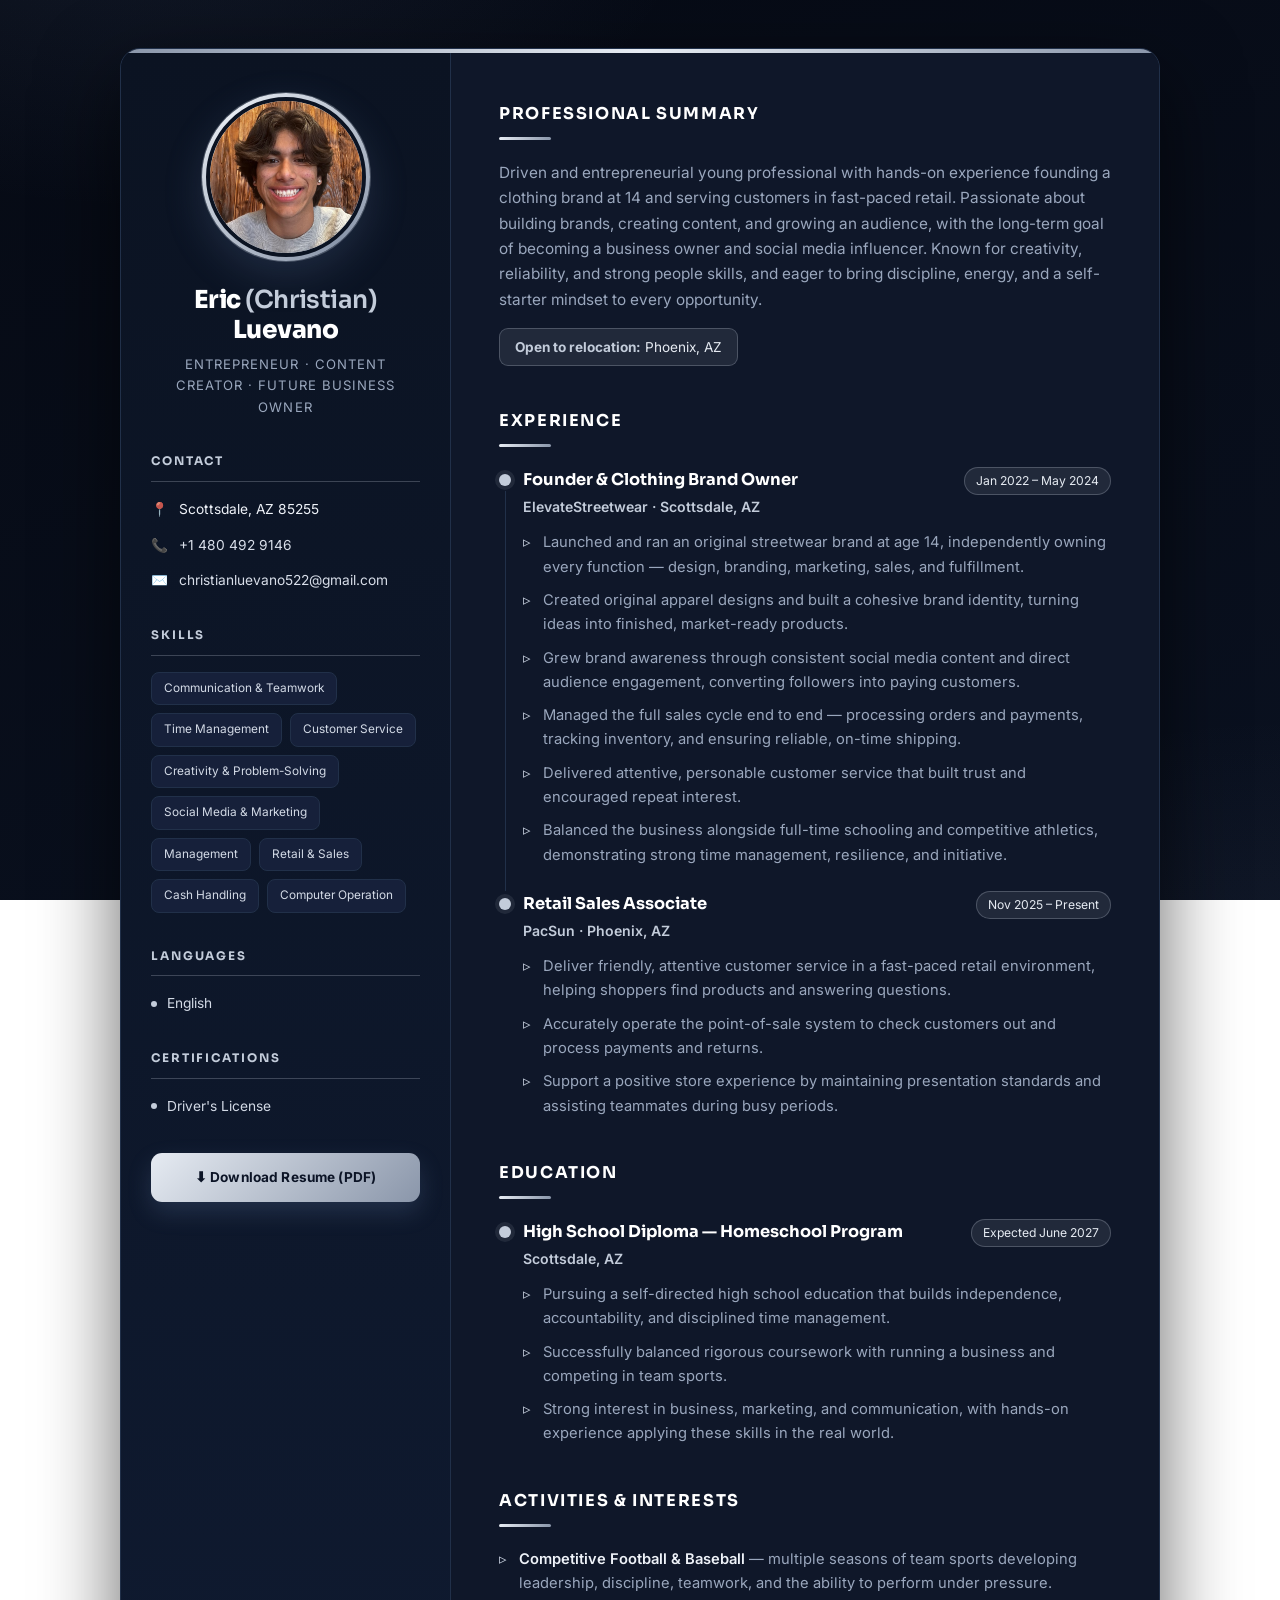
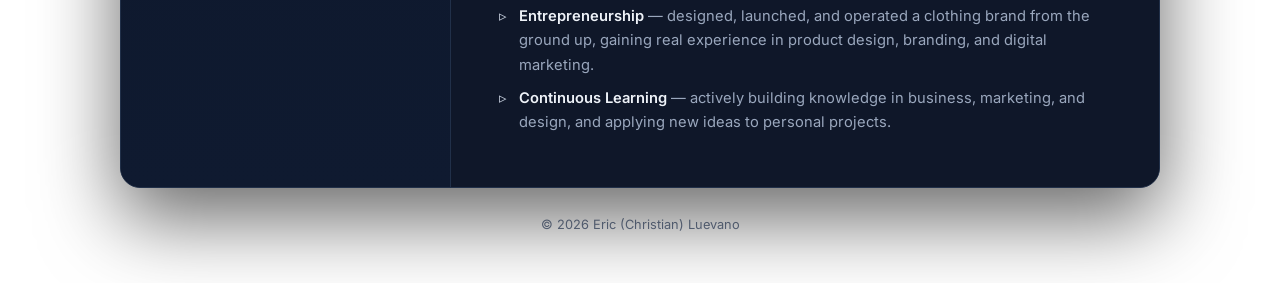
<file: index.html>
<!DOCTYPE html>
<html lang="en">
<head>
  <meta charset="UTF-8" />
  <meta name="viewport" content="width=device-width, initial-scale=1.0" />
  <title>Eric (Christian) Luevano — Resume</title>
  <meta name="description" content="Resume of Eric (Christian) Luevano — an entrepreneurial, motivated, and reliable young professional and founder of ElevateStreetwear." />
  <meta name="author" content="Eric (Christian) Luevano" />
  <meta name="theme-color" content="#0a1326" />
  <link rel="canonical" href="https://christianluevano522-bot.github.io/resume/" />

  <!-- Favicon: silver "EL" monogram on navy -->
  <link rel="icon" href="data:image/svg+xml,%3Csvg xmlns='http://www.w3.org/2000/svg' viewBox='0 0 64 64'%3E%3Crect width='64' height='64' rx='14' fill='%230f1a33'/%3E%3Ctext x='50%25' y='50%25' dy='.07em' text-anchor='middle' dominant-baseline='middle' font-family='Georgia,serif' font-weight='700' font-size='30' fill='%23d7dde7'%3EEL%3C/text%3E%3C/svg%3E" />

  <!-- Social share preview -->
  <meta property="og:type" content="profile" />
  <meta property="og:title" content="Eric (Christian) Luevano — Resume" />
  <meta property="og:description" content="Entrepreneurial, motivated, and reliable young professional. Founder of ElevateStreetwear." />
  <meta property="og:url" content="https://christianluevano522-bot.github.io/resume/" />
  <meta property="og:image" content="https://christianluevano522-bot.github.io/resume/assets/profile.jpg" />
  <meta name="twitter:card" content="summary" />
  <meta name="twitter:title" content="Eric (Christian) Luevano — Resume" />
  <meta name="twitter:description" content="Entrepreneurial, motivated, and reliable young professional. Founder of ElevateStreetwear." />
  <meta name="twitter:image" content="https://christianluevano522-bot.github.io/resume/assets/profile.jpg" />

  <link rel="preconnect" href="https://fonts.googleapis.com" />
  <link rel="preconnect" href="https://fonts.gstatic.com" crossorigin />
  <link href="https://fonts.googleapis.com/css2?family=Sora:wght@600;700;800&family=Inter:wght@400;500;600;700&display=swap" rel="stylesheet" />
  <link rel="stylesheet" href="styles.css" />
</head>
<body>
  <main class="page">
    <!-- Sidebar -->
    <aside class="sidebar">
      <div class="photo-wrap">
        <img src="assets/profile.jpg" alt="Eric (Christian) Luevano" class="photo" />
      </div>

      <h1 class="name">Eric <span>(Christian)</span> Luevano</h1>
      <p class="tagline">Entrepreneur · Content Creator · Future Business Owner</p>

      <section class="side-block">
        <h2 class="side-title">Contact</h2>
        <ul class="contact">
          <li>
            <span class="ico" aria-hidden="true">📍</span>
            <span>Scottsdale, AZ 85255</span>
          </li>
          <li>
            <span class="ico" aria-hidden="true">📞</span>
            <a href="tel:+14804929146">+1 480 492 9146</a>
          </li>
          <li>
            <span class="ico" aria-hidden="true">✉️</span>
            <a href="mailto:christianluevano522@gmail.com">christianluevano522@gmail.com</a>
          </li>
        </ul>
      </section>

      <section class="side-block">
        <h2 class="side-title">Skills</h2>
        <ul class="tags">
          <li>Communication &amp; Teamwork</li>
          <li>Time Management</li>
          <li>Customer Service</li>
          <li>Creativity &amp; Problem-Solving</li>
          <li>Social Media &amp; Marketing</li>
          <li>Management</li>
          <li>Retail &amp; Sales</li>
          <li>Cash Handling</li>
          <li>Computer Operation</li>
        </ul>
      </section>

      <section class="side-block">
        <h2 class="side-title">Languages</h2>
        <ul class="plain">
          <li>English</li>
        </ul>
      </section>

      <section class="side-block">
        <h2 class="side-title">Certifications</h2>
        <ul class="plain">
          <li>Driver's License</li>
        </ul>
      </section>

      <a class="download" href="assets/Eric_Luevano_Resume.pdf" download>
        ⬇ Download Resume (PDF)
      </a>
    </aside>

    <!-- Main content -->
    <div class="content">
      <section class="block">
        <h2 class="section-title">Professional Summary</h2>
        <p class="summary">
          Driven and entrepreneurial young professional with hands-on experience
          founding a clothing brand at 14 and serving customers in fast-paced retail.
          Passionate about building brands, creating content, and growing an audience,
          with the long-term goal of becoming a business owner and social media
          influencer. Known for creativity, reliability, and strong people skills,
          and eager to bring discipline, energy, and a self-starter mindset to every
          opportunity.
        </p>
        <p class="relocate"><strong>Open to relocation:</strong> Phoenix, AZ</p>
      </section>

      <section class="block">
        <h2 class="section-title">Experience</h2>

        <article class="job">
          <div class="job-head">
            <h3 class="job-title">Founder &amp; Clothing Brand Owner</h3>
            <span class="job-date">Jan 2022 – May 2024</span>
          </div>
          <p class="job-org">ElevateStreetwear · Scottsdale, AZ</p>
          <ul class="bullets">
            <li>Launched and ran an original streetwear brand at age 14, independently owning every function — design, branding, marketing, sales, and fulfillment.</li>
            <li>Created original apparel designs and built a cohesive brand identity, turning ideas into finished, market-ready products.</li>
            <li>Grew brand awareness through consistent social media content and direct audience engagement, converting followers into paying customers.</li>
            <li>Managed the full sales cycle end to end — processing orders and payments, tracking inventory, and ensuring reliable, on-time shipping.</li>
            <li>Delivered attentive, personable customer service that built trust and encouraged repeat interest.</li>
            <li>Balanced the business alongside full-time schooling and competitive athletics, demonstrating strong time management, resilience, and initiative.</li>
          </ul>
        </article>

        <article class="job">
          <div class="job-head">
            <h3 class="job-title">Retail Sales Associate</h3>
            <span class="job-date">Nov 2025 – Present</span>
          </div>
          <p class="job-org">PacSun · Phoenix, AZ</p>
          <ul class="bullets">
            <li>Deliver friendly, attentive customer service in a fast-paced retail environment, helping shoppers find products and answering questions.</li>
            <li>Accurately operate the point-of-sale system to check customers out and process payments and returns.</li>
            <li>Support a positive store experience by maintaining presentation standards and assisting teammates during busy periods.</li>
          </ul>
        </article>
      </section>

      <section class="block">
        <h2 class="section-title">Education</h2>
        <article class="job">
          <div class="job-head">
            <h3 class="job-title">High School Diploma — Homeschool Program</h3>
            <span class="job-date">Expected June 2027</span>
          </div>
          <p class="job-org">Scottsdale, AZ</p>
          <ul class="bullets">
            <li>Pursuing a self-directed high school education that builds independence, accountability, and disciplined time management.</li>
            <li>Successfully balanced rigorous coursework with running a business and competing in team sports.</li>
            <li>Strong interest in business, marketing, and communication, with hands-on experience applying these skills in the real world.</li>
          </ul>
        </article>
      </section>

      <section class="block">
        <h2 class="section-title">Activities &amp; Interests</h2>
        <ul class="bullets">
          <li><strong>Competitive Football &amp; Baseball</strong> — multiple seasons of team sports developing leadership, discipline, teamwork, and the ability to perform under pressure.</li>
          <li><strong>Entrepreneurship</strong> — designed, launched, and operated a clothing brand from the ground up, gaining real experience in product design, branding, and digital marketing.</li>
          <li><strong>Continuous Learning</strong> — actively building knowledge in business, marketing, and design, and applying new ideas to personal projects.</li>
        </ul>
      </section>
    </div>
  </main>

  <footer class="footer">
    <p>© <span id="year"></span> Eric (Christian) Luevano</p>
  </footer>

  <script>
    document.getElementById('year').textContent = new Date().getFullYear();
  </script>
</body>
</html>
</file>
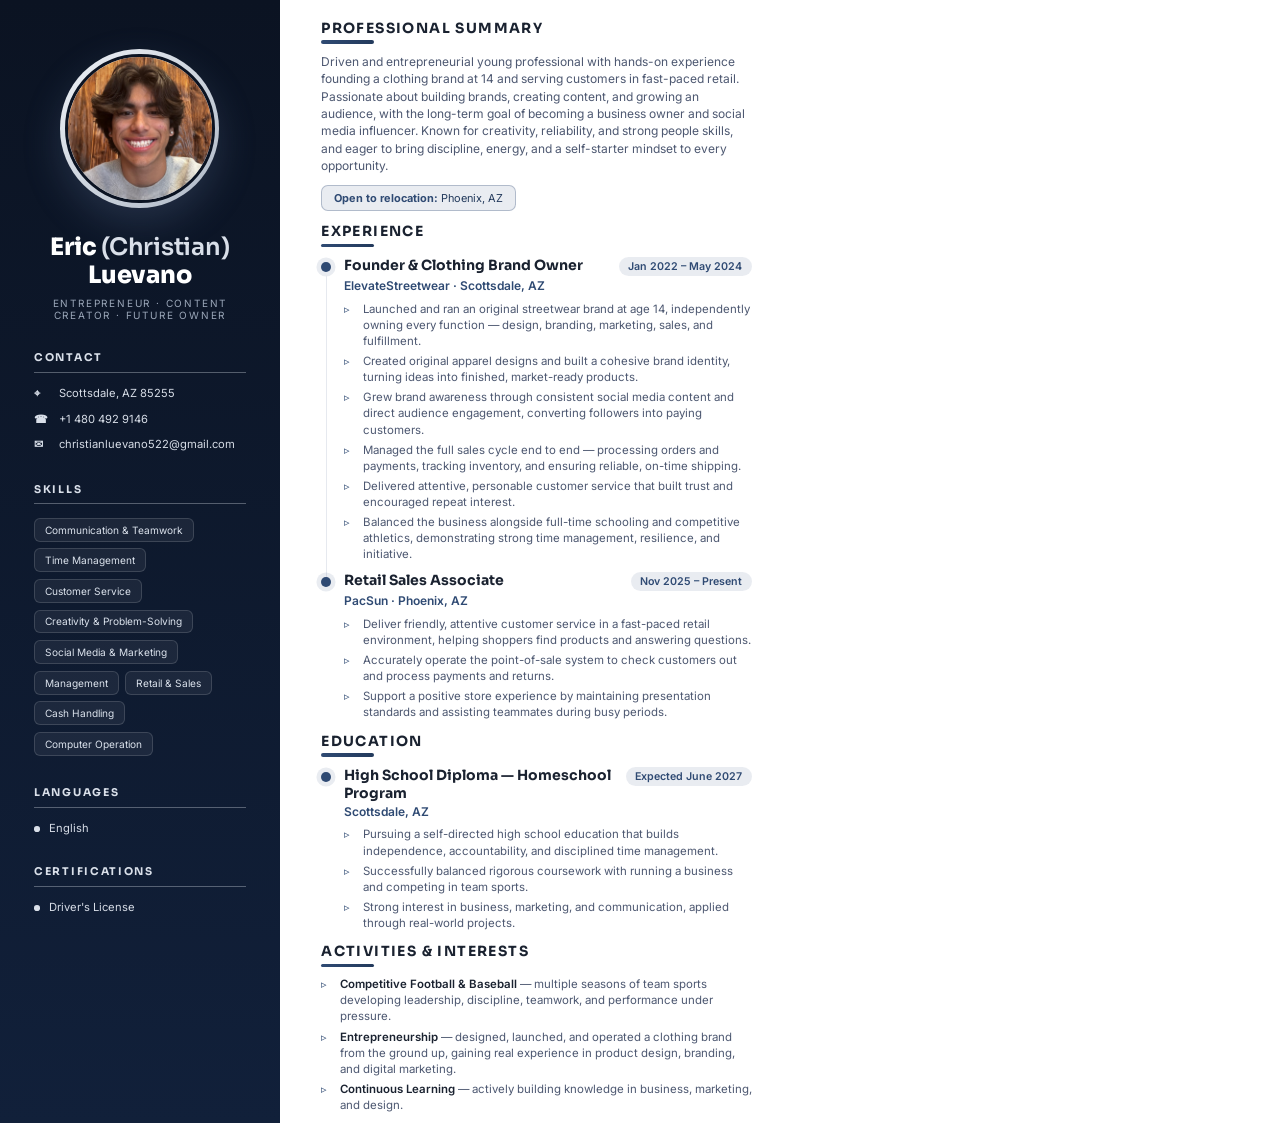
<file: resume-print.html>
<!DOCTYPE html>
<html lang="en">
<head>
<meta charset="UTF-8" />
<title>Eric (Christian) Luevano — Resume</title>
<link rel="preconnect" href="https://fonts.googleapis.com" />
<link rel="preconnect" href="https://fonts.gstatic.com" crossorigin />
<link href="https://fonts.googleapis.com/css2?family=Sora:wght@600;700;800&family=Inter:wght@400;500;600;700&display=swap" rel="stylesheet" />
<style>
  @page { size: A4; margin: 0; }

  :root {
    --ink: #1a2230;
    --muted: #4d5871;
    --dim: #7a8597;
    --sidebar: #0b1322;
    --sidebar-2: #11203a;
    /* Navy accent for elements on the white main column */
    --accent: #2f4a73;
    --accent-deep: #233a5c;
    /* Silver accent for elements on the navy sidebar */
    --silver: #d9dfe9;
    --accent-soft: rgba(47, 74, 115, 0.10);
    --line: #e6e9ef;
    --white: #ffffff;
    --cream: #f7f8fa;
  }

  * { margin: 0; padding: 0; box-sizing: border-box; -webkit-print-color-adjust: exact; print-color-adjust: exact; }

  html, body { width: 210mm; height: 297mm; overflow: hidden; }

  body {
    font-family: 'Inter', sans-serif;
    color: var(--ink);
    -webkit-font-smoothing: antialiased;
    display: grid;
    grid-template-columns: 74mm 1fr;
    background: var(--white);
  }

  h1, h2, h3, .name, .sec-title, .side-title, .job-title { font-family: 'Sora', sans-serif; }

  /* ---------------- Sidebar ---------------- */
  .sidebar {
    background: linear-gradient(180deg, var(--sidebar) 0%, var(--sidebar-2) 100%);
    color: #e9edf3;
    padding: 13mm 9mm;
  }

  .photo-wrap {
    width: 42mm; height: 42mm;
    margin: 0 auto 7mm;
    border-radius: 50%;
    padding: 1.2mm;
    background: linear-gradient(135deg, #eef1f6, #aeb8c6);
    box-shadow: 0 4mm 10mm rgba(120,140,180,0.22);
  }
  .photo { width: 100%; height: 100%; border-radius: 50%; object-fit: cover; display: block; border: 1mm solid var(--sidebar); }

  .name { font-size: 18pt; font-weight: 800; line-height: 1.15; color: #fff; text-align: center; letter-spacing: -0.01em; }
  .name span { color: var(--silver); font-weight: 600; }
  .tagline { text-align: center; color: #9aa6b8; font-size: 7.5pt; letter-spacing: 0.18em; text-transform: uppercase; margin-top: 2mm; }

  .side-block { margin-top: 8mm; }
  .side-title {
    font-size: 8pt; text-transform: uppercase; letter-spacing: 0.16em;
    color: var(--silver); font-weight: 700;
    padding-bottom: 2mm; margin-bottom: 3.5mm;
    border-bottom: 0.3mm solid rgba(217,223,233,0.35);
  }

  .contact { list-style: none; display: flex; flex-direction: column; gap: 2.6mm; }
  .contact li { display: flex; gap: 2.5mm; align-items: flex-start; font-size: 8.4pt; color: #d6dce6; line-height: 1.4; }
  .contact .ico { color: var(--silver); flex-shrink: 0; font-weight: 700; width: 4mm; }
  .contact a { color: #d6dce6; text-decoration: none; word-break: break-word; }

  .tags { list-style: none; display: flex; flex-wrap: wrap; gap: 1.8mm; }
  .tags li {
    background: rgba(255,255,255,0.06);
    border: 0.25mm solid rgba(255,255,255,0.14);
    color: #dbe2ec; font-size: 7.6pt; padding: 1.3mm 2.6mm; border-radius: 1.6mm;
  }

  .plain { list-style: none; display: flex; flex-direction: column; gap: 2mm; }
  .plain li { font-size: 8.4pt; color: #d6dce6; padding-left: 4mm; position: relative; }
  .plain li::before { content: ''; position: absolute; left: 0; top: 1.5mm; width: 1.5mm; height: 1.5mm; border-radius: 50%; background: var(--silver); }

  /* ---------------- Main ---------------- */
  .main { padding: 5mm 11mm 3mm; background: var(--white); }

  .block { margin-bottom: 3mm; }
  .block:last-child { margin-bottom: 0; }

  .sec-title {
    font-size: 10.5pt; font-weight: 700; text-transform: uppercase; letter-spacing: 0.1em;
    color: var(--ink); position: relative; padding-bottom: 1.8mm; margin-bottom: 2.4mm;
  }
  .sec-title::after { content: ''; position: absolute; left: 0; bottom: 0; width: 14mm; height: 0.9mm; background: linear-gradient(90deg, var(--accent), var(--accent-deep)); border-radius: 1mm; }

  .summary { color: var(--muted); font-size: 9pt; line-height: 1.45; }
  .relocate {
    display: inline-block; margin-top: 2.8mm; font-size: 8.2pt; color: var(--accent-deep);
    background: var(--accent-soft); border: 0.3mm solid rgba(47, 74, 115, 0.30);
    padding: 1.3mm 3.2mm; border-radius: 1.8mm;
  }
  .relocate strong { color: var(--accent); }

  .job { position: relative; padding-left: 6mm; margin-bottom: 2.3mm; }
  .job:last-child { margin-bottom: 0; }
  .job::before { content: ''; position: absolute; left: 0; top: 1.6mm; width: 2.6mm; height: 2.6mm; border-radius: 50%; background: var(--accent); box-shadow: 0 0 0 1.2mm var(--accent-soft); }
  .job::after { content: ''; position: absolute; left: 1.2mm; top: 5mm; bottom: -5mm; width: 0.25mm; background: var(--line); }
  .job:last-child::after { display: none; }

  .job-head { display: flex; justify-content: space-between; align-items: baseline; gap: 3mm; }
  .job-title { font-size: 10.5pt; font-weight: 700; color: var(--ink); }
  .job-date { font-size: 8pt; color: var(--accent); background: var(--accent-soft); padding: 0.8mm 2.6mm; border-radius: 3mm; white-space: nowrap; font-weight: 600; }
  .job-org { color: var(--accent); font-size: 9pt; font-weight: 600; margin: 0.6mm 0 2mm; }

  .bullets { list-style: none; display: flex; flex-direction: column; gap: 1.1mm; }
  .bullets li { position: relative; padding-left: 5mm; font-size: 8.6pt; color: var(--muted); line-height: 1.4; }
  .bullets li::before { content: '▹'; position: absolute; left: 0; color: var(--accent); }
  .bullets strong { color: var(--ink); font-weight: 600; }

  .foot { margin-top: 2mm; font-size: 7.5pt; color: var(--dim); }
</style>
</head>
<body>
  <aside class="sidebar">
    <div class="photo-wrap"><img class="photo" src="assets/profile.jpg" alt="Eric Luevano" /></div>
    <div class="name">Eric <span>(Christian)</span> Luevano</div>
    <div class="tagline">Entrepreneur · Content Creator · Future Owner</div>

    <div class="side-block">
      <div class="side-title">Contact</div>
      <ul class="contact">
        <li><span class="ico">⌖</span><span>Scottsdale, AZ 85255</span></li>
        <li><span class="ico">☎</span><span>+1 480 492 9146</span></li>
        <li><span class="ico">✉</span><a href="mailto:christianluevano522@gmail.com">christianluevano522@gmail.com</a></li>
      </ul>
    </div>

    <div class="side-block">
      <div class="side-title">Skills</div>
      <ul class="tags">
        <li>Communication &amp; Teamwork</li>
        <li>Time Management</li>
        <li>Customer Service</li>
        <li>Creativity &amp; Problem-Solving</li>
        <li>Social Media &amp; Marketing</li>
        <li>Management</li>
        <li>Retail &amp; Sales</li>
        <li>Cash Handling</li>
        <li>Computer Operation</li>
      </ul>
    </div>

    <div class="side-block">
      <div class="side-title">Languages</div>
      <ul class="plain"><li>English</li></ul>
    </div>

    <div class="side-block">
      <div class="side-title">Certifications</div>
      <ul class="plain">
        <li>Driver's License</li>
      </ul>
    </div>
  </aside>

  <main class="main">
    <section class="block">
      <h2 class="sec-title">Professional Summary</h2>
      <p class="summary">
        Driven and entrepreneurial young professional with hands-on experience founding a
        clothing brand at 14 and serving customers in fast-paced retail. Passionate about
        building brands, creating content, and growing an audience, with the long-term goal
        of becoming a business owner and social media influencer. Known for creativity,
        reliability, and strong people skills, and eager to bring discipline, energy, and a
        self-starter mindset to every opportunity.
      </p>
      <span class="relocate"><strong>Open to relocation:</strong> Phoenix, AZ</span>
    </section>

    <section class="block">
      <h2 class="sec-title">Experience</h2>
      <article class="job">
        <div class="job-head">
          <span class="job-title">Founder &amp; Clothing Brand Owner</span>
          <span class="job-date">Jan 2022 – May 2024</span>
        </div>
        <div class="job-org">ElevateStreetwear · Scottsdale, AZ</div>
        <ul class="bullets">
          <li>Launched and ran an original streetwear brand at age 14, independently owning every function — design, branding, marketing, sales, and fulfillment.</li>
          <li>Created original apparel designs and built a cohesive brand identity, turning ideas into finished, market-ready products.</li>
          <li>Grew brand awareness through consistent social media content and direct audience engagement, converting followers into paying customers.</li>
          <li>Managed the full sales cycle end to end — processing orders and payments, tracking inventory, and ensuring reliable, on-time shipping.</li>
          <li>Delivered attentive, personable customer service that built trust and encouraged repeat interest.</li>
          <li>Balanced the business alongside full-time schooling and competitive athletics, demonstrating strong time management, resilience, and initiative.</li>
        </ul>
      </article>
      <article class="job">
        <div class="job-head">
          <span class="job-title">Retail Sales Associate</span>
          <span class="job-date">Nov 2025 – Present</span>
        </div>
        <div class="job-org">PacSun · Phoenix, AZ</div>
        <ul class="bullets">
          <li>Deliver friendly, attentive customer service in a fast-paced retail environment, helping shoppers find products and answering questions.</li>
          <li>Accurately operate the point-of-sale system to check customers out and process payments and returns.</li>
          <li>Support a positive store experience by maintaining presentation standards and assisting teammates during busy periods.</li>
        </ul>
      </article>
    </section>

    <section class="block">
      <h2 class="sec-title">Education</h2>
      <article class="job">
        <div class="job-head">
          <span class="job-title">High School Diploma — Homeschool Program</span>
          <span class="job-date">Expected June 2027</span>
        </div>
        <div class="job-org">Scottsdale, AZ</div>
        <ul class="bullets">
          <li>Pursuing a self-directed high school education that builds independence, accountability, and disciplined time management.</li>
          <li>Successfully balanced rigorous coursework with running a business and competing in team sports.</li>
          <li>Strong interest in business, marketing, and communication, applied through real-world projects.</li>
        </ul>
      </article>
    </section>

    <section class="block">
      <h2 class="sec-title">Activities &amp; Interests</h2>
      <ul class="bullets">
        <li><strong>Competitive Football &amp; Baseball</strong> — multiple seasons of team sports developing leadership, discipline, teamwork, and performance under pressure.</li>
        <li><strong>Entrepreneurship</strong> — designed, launched, and operated a clothing brand from the ground up, gaining real experience in product design, branding, and digital marketing.</li>
        <li><strong>Continuous Learning</strong> — actively building knowledge in business, marketing, and design.</li>
      </ul>
    </section>
  </main>
</body>
</html>
</file>
<file: styles.css>
:root {
  /* Corporate navy & silver palette */
  --bg: #060a14;
  --bg-2: #0a1120;
  --card: #0f1729;
  --card-2: #16203a;
  --sidebar: #0b1322;
  --sidebar-2: #0f1a30;
  --line: #213049;
  --line-soft: #1a2740;

  --text: #eef2f8;
  --muted: #9aa7bd;
  --dim: #6c7a93;

  /* Brushed-silver accent — clean and corporate on navy */
  --accent: #c3ccda;
  --accent-2: #e6ebf2;
  --accent-deep: #8a96aa;
  --accent-soft: rgba(195, 204, 218, 0.10);
  --accent-line: rgba(195, 204, 218, 0.26);

  --radius: 20px;
  --shadow: 0 30px 80px rgba(0, 0, 0, 0.6);
}

* { box-sizing: border-box; margin: 0; padding: 0; }
html { scroll-behavior: smooth; }

body {
  font-family: 'Inter', -apple-system, BlinkMacSystemFont, 'Segoe UI', sans-serif;
  color: var(--text);
  line-height: 1.65;
  -webkit-font-smoothing: antialiased;
  text-rendering: optimizeLegibility;
  padding: 48px 20px;
  min-height: 100vh;
  background:
    radial-gradient(900px 500px at 12% -10%, rgba(120, 150, 200, 0.10), transparent 60%),
    radial-gradient(800px 500px at 100% 110%, rgba(150, 165, 195, 0.06), transparent 55%),
    linear-gradient(160deg, var(--bg) 0%, var(--bg-2) 100%);
  background-attachment: fixed;
}

.page {
  position: relative;
  max-width: 1040px;
  margin: 0 auto;
  display: grid;
  grid-template-columns: 330px 1fr;
  background: var(--card);
  border: 1px solid var(--line);
  border-radius: var(--radius);
  overflow: hidden;
  box-shadow: var(--shadow);
}

/* Refined gold accent bar across the top of the card */
.page::before {
  content: '';
  position: absolute;
  top: 0; left: 0; right: 0;
  height: 4px;
  background: linear-gradient(90deg, var(--accent-deep), var(--accent-2), var(--accent-deep));
  z-index: 2;
}

/* Subtle, professional entrance animation */
@keyframes rise {
  from { opacity: 0; transform: translateY(14px); }
  to   { opacity: 1; transform: translateY(0); }
}
.sidebar, .content > .block {
  animation: rise 0.6s cubic-bezier(0.22, 1, 0.36, 1) both;
}
.content > .block:nth-child(1) { animation-delay: 0.05s; }
.content > .block:nth-child(2) { animation-delay: 0.13s; }
.content > .block:nth-child(3) { animation-delay: 0.21s; }
.content > .block:nth-child(4) { animation-delay: 0.29s; }

@media (prefers-reduced-motion: reduce) {
  .sidebar, .content > .block { animation: none; }
}

/* Keyboard accessibility */
a:focus-visible, .download:focus-visible {
  outline: 2px solid var(--accent-2);
  outline-offset: 3px;
  border-radius: 4px;
}

h1, h2, h3, .name, .section-title, .side-title, .job-title {
  font-family: 'Sora', 'Inter', sans-serif;
}

/* ---------- Sidebar ---------- */
.sidebar {
  background:
    linear-gradient(180deg, var(--sidebar) 0%, var(--sidebar-2) 100%);
  border-right: 1px solid var(--line);
  padding: 44px 30px;
  text-align: center;
}

.photo-wrap {
  width: 168px;
  height: 168px;
  margin: 0 auto 24px;
  border-radius: 50%;
  padding: 4px;
  background: conic-gradient(from 140deg, var(--accent-deep), var(--accent-2), var(--accent-deep));
  box-shadow: 0 0 0 1px rgba(195,204,218,0.30), 0 14px 40px rgba(120, 150, 200, 0.18);
}

.photo {
  width: 100%;
  height: 100%;
  object-fit: cover;
  border-radius: 50%;
  display: block;
  border: 4px solid var(--sidebar);
}

.name {
  font-size: 1.55rem;
  font-weight: 800;
  letter-spacing: -0.02em;
  line-height: 1.22;
  color: #fff;
}
.name span { font-weight: 600; color: var(--accent); }

.tagline {
  color: var(--muted);
  font-size: 0.82rem;
  margin-top: 8px;
  letter-spacing: 0.08em;
  text-transform: uppercase;
}

.side-block { margin-top: 34px; text-align: left; }

.side-title {
  font-size: 0.74rem;
  text-transform: uppercase;
  letter-spacing: 0.16em;
  color: var(--accent);
  font-weight: 700;
  margin-bottom: 16px;
  padding-bottom: 9px;
  border-bottom: 1px solid var(--accent-line);
}

.contact { list-style: none; display: flex; flex-direction: column; gap: 13px; }
.contact li { display: flex; gap: 11px; align-items: flex-start; font-size: 0.86rem; }
.contact .ico { flex-shrink: 0; filter: saturate(0.6) brightness(1.05); }
.contact a, .contact span { color: var(--text); text-decoration: none; word-break: break-word; }
.contact a { color: #d8dee9; }
.contact a:hover { color: var(--accent); }

.tags { list-style: none; display: flex; flex-wrap: wrap; gap: 8px; }
.tags li {
  background: var(--card-2);
  border: 1px solid var(--line);
  color: #d3dae6;
  font-size: 0.74rem;
  padding: 6px 12px;
  border-radius: 8px;
  transition: border-color 0.18s ease, color 0.18s ease;
}
.tags li:hover { border-color: var(--accent-line); color: var(--accent-2); }

.plain { list-style: none; display: flex; flex-direction: column; gap: 9px; }
.plain li {
  font-size: 0.86rem;
  color: #d3dae6;
  padding-left: 16px;
  position: relative;
}
.plain li::before {
  content: '';
  position: absolute;
  left: 0; top: 0.62em;
  width: 6px; height: 6px;
  border-radius: 50%;
  background: var(--accent);
}

.download {
  display: flex;
  align-items: center;
  justify-content: center;
  gap: 8px;
  margin-top: 36px;
  background: linear-gradient(135deg, var(--accent-2), var(--accent-deep));
  color: #0c1426;
  text-decoration: none;
  font-weight: 700;
  font-size: 0.85rem;
  letter-spacing: 0.01em;
  padding: 13px;
  border-radius: 11px;
  transition: transform 0.16s ease, box-shadow 0.16s ease;
  box-shadow: 0 10px 24px rgba(120, 150, 200, 0.20);
}
.download:hover { transform: translateY(-2px); box-shadow: 0 14px 30px rgba(120, 150, 200, 0.32); }

/* ---------- Content ---------- */
.content { padding: 52px 48px; background: var(--card); }

.block { margin-bottom: 42px; }
.block:last-child { margin-bottom: 0; }

.section-title {
  font-size: 1.02rem;
  font-weight: 700;
  text-transform: uppercase;
  letter-spacing: 0.1em;
  color: #fff;
  position: relative;
  padding-bottom: 12px;
  margin-bottom: 20px;
}
.section-title::after {
  content: '';
  position: absolute;
  left: 0; bottom: 0;
  width: 52px; height: 3px;
  background: linear-gradient(90deg, var(--accent-2), var(--accent-deep));
  border-radius: 3px;
}

.summary { color: var(--muted); font-size: 0.96rem; }

.relocate {
  margin-top: 16px;
  font-size: 0.85rem;
  color: var(--accent-2);
  background: var(--accent-soft);
  border: 1px solid var(--accent-line);
  display: inline-block;
  padding: 7px 15px;
  border-radius: 9px;
}
.relocate strong { color: var(--accent); }

.job { position: relative; padding-left: 24px; margin-bottom: 24px; }
.job:last-child { margin-bottom: 0; }
.job::before {
  content: '';
  position: absolute;
  left: 0; top: 7px;
  width: 12px; height: 12px;
  border-radius: 50%;
  background: var(--accent);
  box-shadow: 0 0 0 4px var(--accent-soft);
}
.job::after {
  content: '';
  position: absolute;
  left: 5.5px; top: 24px; bottom: -24px;
  width: 1px;
  background: var(--line);
}
.job:last-child::after { display: none; }

.job-head {
  display: flex;
  justify-content: space-between;
  align-items: baseline;
  flex-wrap: wrap;
  gap: 6px;
}
.job-title { font-size: 1.02rem; font-weight: 700; color: #fff; }
.job-date {
  font-size: 0.76rem;
  color: var(--accent-2);
  background: var(--accent-soft);
  border: 1px solid var(--accent-line);
  padding: 3px 11px;
  border-radius: 20px;
  white-space: nowrap;
}
.job-org { color: var(--accent); font-size: 0.88rem; font-weight: 600; margin-bottom: 12px; }

.bullets { list-style: none; display: flex; flex-direction: column; gap: 9px; }
.bullets li {
  position: relative;
  padding-left: 20px;
  font-size: 0.92rem;
  color: var(--muted);
}
.bullets li::before {
  content: '▹';
  position: absolute;
  left: 0;
  color: var(--accent);
}
.bullets strong { color: var(--text); font-weight: 600; }

/* ---------- Footer ---------- */
.footer {
  max-width: 1040px;
  margin: 26px auto 0;
  text-align: center;
  color: var(--dim);
  font-size: 0.8rem;
}

/* ---------- Responsive ---------- */
@media (max-width: 780px) {
  body { padding: 16px 12px; }
  .page { grid-template-columns: 1fr; }
  .sidebar { border-right: none; border-bottom: 1px solid var(--line); }
  .content { padding: 36px 26px; }
  .job-head { flex-direction: column; }
}

/* ---------- Print ---------- */
@media print {
  body { background: #fff; color: #111; padding: 0; }
  .page { box-shadow: none; border: none; border-radius: 0; max-width: 100%; background: #fff; }
  .sidebar { background: #f4f4f4; border-right: 1px solid #ddd; }
  .name, .section-title, .job-title { color: #111 !important; }
  .download { display: none; }
}
</file>
